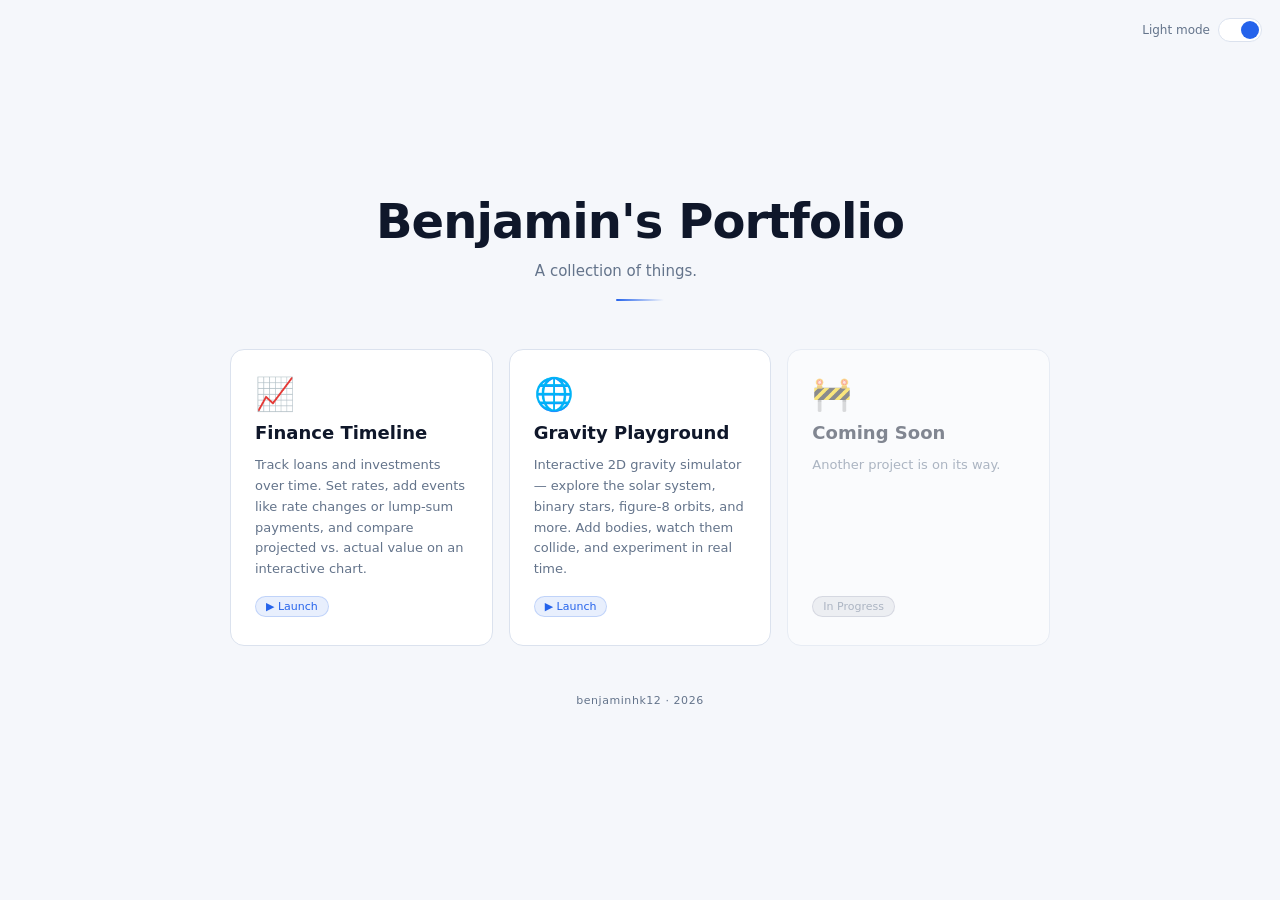
<file: index.html>
<!DOCTYPE html>
<html lang="en">
<head>
<meta charset="UTF-8">
<meta name="viewport" content="width=device-width, initial-scale=1.0">
<title>Portfolio</title>
<link rel="stylesheet" href="assets/common.css">
<link rel="stylesheet" href="assets/index.css">
</head>
<body>
<label class="theme-toggle" title="Switch between dark and light mode">
  <span>Light mode</span>
  <input type="checkbox" id="theme-toggle">
  <span class="theme-switch" aria-hidden="true"></span>
</label>

<div class="container">
  <header>
    <h1>Benjamin's Portfolio</h1>
    <p>A collection of things.</p>
    <div class="accent-line"></div>
  </header>

  <div class="grid">
    <a class="card" href="finance.html">
      <div class="card-icon">&#128200;</div>
      <div class="card-title">Finance Timeline</div>
      <div class="card-desc">
        Track loans and investments over time. Set rates, add events like rate changes
        or lump-sum payments, and compare projected vs. actual value on an interactive chart.
      </div>
      <span class="card-tag">&#9654; Launch</span>
    </a>

    <a class="card" href="simulator.html">
      <div class="card-icon">&#127760;</div>
      <div class="card-title">Gravity Playground</div>
      <div class="card-desc">
        Interactive 2D gravity simulator — explore the solar system, binary stars,
        figure-8 orbits, and more. Add bodies, watch them collide, and experiment in real time.
      </div>
      <span class="card-tag">&#9654; Launch</span>
    </a>

    <div class="card soon">
      <div class="card-icon">&#128679;</div>
      <div class="card-title">Coming Soon</div>
      <div class="card-desc">Another project is on its way.</div>
      <span class="card-tag soon-tag">In Progress</span>
    </div>
  </div>

  <footer>benjaminhk12 &middot; 2026</footer>
</div>

<script src="assets/theme.js"></script>
<script src="assets/index.js"></script>
</body>
</html>
</file>
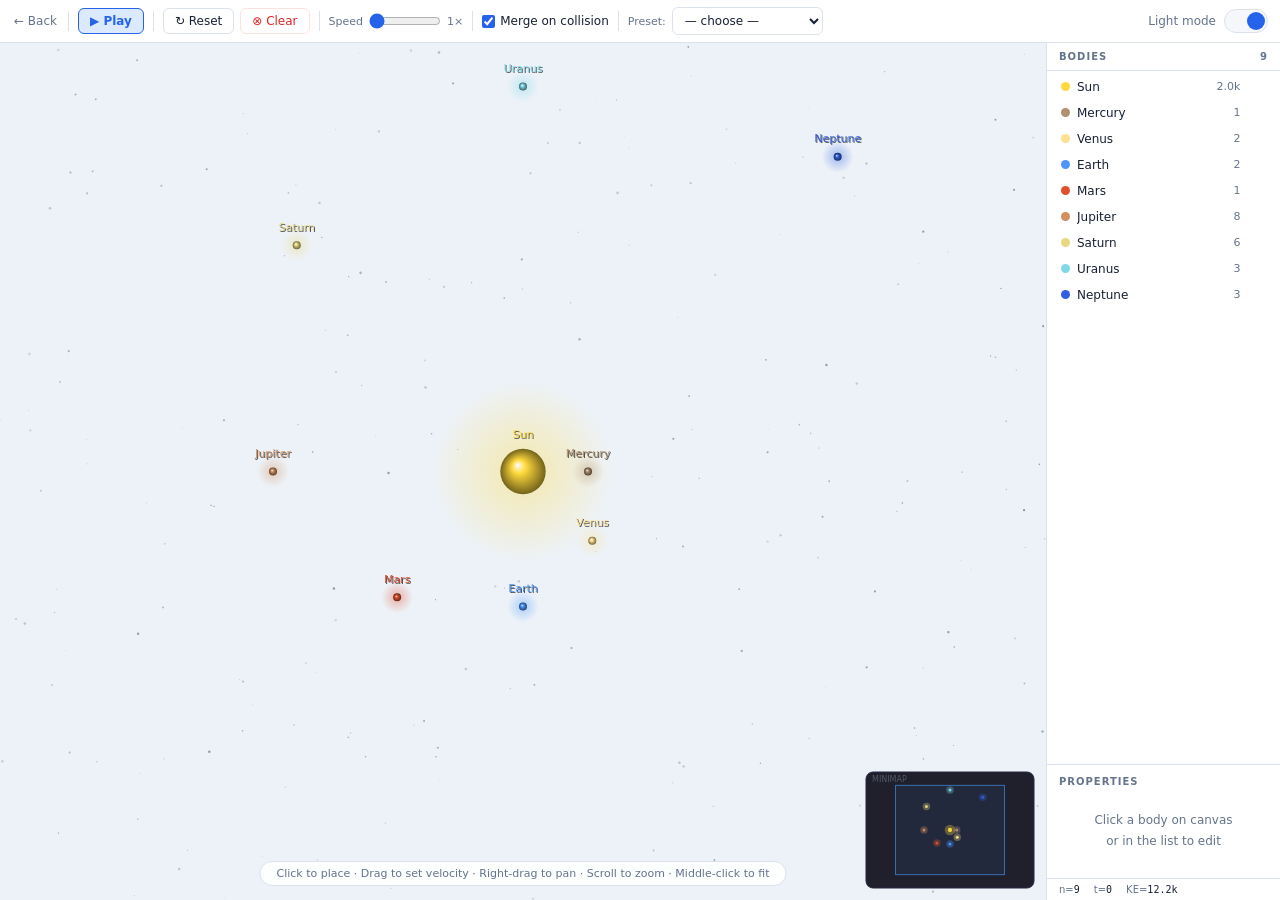
<file: simulator.html>
<!DOCTYPE html>
<html lang="en">
<head>
<meta charset="UTF-8">
<meta name="viewport" content="width=device-width, initial-scale=1.0">
<title>Gravity Playground</title>
<link rel="stylesheet" href="assets/common.css">
<link rel="stylesheet" href="assets/simulator.css">
</head>
<body>

<div id="toolbar">
  <a class="home-link" href="index.html">&#8592; Back</a>
  <div class="sep"></div>
  <button id="btn-play" class="primary">&#9654; Play</button>
  <div class="sep"></div>
  <button id="btn-reset" title="Stop and clear trails">&#8635; Reset</button>
  <button class="danger" id="btn-clear" title="Remove all bodies">&#8855; Clear</button>
  <div class="sep"></div>
  <span class="tlbl">Speed</span>
  <input type="range" id="speed-sl" min="1" max="10" value="1">
  <span class="tlbl" id="speed-lbl">1&times;</span>
  <div class="sep"></div>
  <label class="cb">
    <input type="checkbox" id="merge-cb" checked style="accent-color:var(--accent)">
    Merge on collision
  </label>
  <div class="sep"></div>
  <span class="tlbl">Preset:</span>
  <select id="preset-select">
    <option value="">&#8212; choose &#8212;</option>
    <option value="binary">Binary Stars</option>
    <option value="threebody">Equilateral 3-Body</option>
    <option value="figure8">Figure-8 Orbit</option>
    <option value="solar">Solar System</option>
    <option value="chaos">Chaos (8 Bodies)</option>
    <option value="earthmoon">Sun, Earth &amp; Moon</option>
  </select>
  <label class="theme-toggle" title="Switch between dark and light mode">
    <span>Light mode</span>
    <input type="checkbox" id="theme-toggle">
    <span class="theme-switch" aria-hidden="true"></span>
  </label>
</div>

<div id="main">
  <div id="canvas-wrap">
    <canvas id="canvas"></canvas>
    <div id="hint">Click to place &middot; Drag to set velocity &middot; Right-drag to pan &middot; Scroll to zoom &middot; Middle-click to fit</div>
  </div>

  <div id="sidebar">
    <div class="sec-head">Bodies <span id="body-count">0</span></div>
    <div id="body-list"></div>

    <div id="editor">
      <div class="etitle">Properties</div>
      <div id="econtent"><div class="no-sel">Click a body to edit</div></div>
    </div>

    <div id="stats">
      <div class="stat">n=<b id="s-n">0</b></div>
      <div class="stat">t=<b id="s-t">0</b></div>
      <div class="stat">KE=<b id="s-ke">0</b></div>
    </div>
  </div>
</div>

<script src="assets/theme.js"></script>
<script src="assets/ui.js"></script>
<script src="assets/simulator.js"></script>
</body>
</html>
</file>
<file: assets/common.css>
* { box-sizing: border-box; margin: 0; padding: 0; }

/* Smooth theme transitions */
body, body * {
  transition: background-color .25s ease, color .25s ease, border-color .25s ease;
}
/* Don't transition things that need to be instant */
canvas, .pui-toast, .pui-dialog-overlay, .pui-dialog,
input[type="range"]::-webkit-slider-thumb,
input[type="range"]::-moz-range-thumb {
  transition: none;
}

.theme-toggle {
  display: inline-flex; align-items: center; gap: 8px;
  color: var(--dim); font-size: 12px; cursor: pointer; user-select: none;
}
.theme-toggle input { position: absolute; opacity: 0; pointer-events: none; }
.theme-switch {
  width: 44px; height: 24px; padding: 2px; border-radius: 999px;
  background: var(--panel); border: 1px solid var(--border);
  transition: border-color .12s, background .12s;
}
.theme-switch::after {
  content: ''; display: block; width: 18px; height: 18px; border-radius: 50%;
  background: var(--accent); transform: translateX(0);
  transition: transform .18s;
}
#theme-toggle:checked + .theme-switch::after { transform: translateX(20px); }
.theme-toggle:hover { color: var(--accent); }

.home-link { color: var(--dim); text-decoration: none; font-size: 12px; padding: 5px 2px; }
.home-link:hover { color: var(--accent); }

/* ── Toasts ───────────────────────────────────────────────── */
.pui-toast-host {
  position: fixed; top: 16px; right: 16px; z-index: 9999;
  display: flex; flex-direction: column; gap: 8px;
  pointer-events: none;
}
.pui-toast {
  pointer-events: auto;
  background: var(--panel, #1e1e2e);
  color: var(--text, #e0e0e0);
  border: 1px solid var(--border, #333);
  border-left: 3px solid var(--accent, #4a9eff);
  padding: 10px 14px; border-radius: 6px;
  font-size: 13px; min-width: 200px; max-width: 360px;
  box-shadow: 0 4px 16px rgba(0,0,0,0.3);
  opacity: 0; transform: translateX(20px);
  transition: opacity .2s ease, transform .2s ease;
  cursor: pointer;
}
.pui-toast-in { opacity: 1; transform: translateX(0); }
.pui-toast-success { border-left-color: #4aff9e; }
.pui-toast-error   { border-left-color: #ff6b6b; }
.pui-toast-warn    { border-left-color: #ffcc4a; }

/* ── Confirm dialog ───────────────────────────────────────── */
.pui-dialog-overlay {
  position: fixed; inset: 0; z-index: 10000;
  background: rgba(0,0,0,0.55);
  display: flex; align-items: center; justify-content: center;
  opacity: 0; transition: opacity .15s ease;
  padding: 20px;
}
.pui-dialog-in { opacity: 1; }
.pui-dialog {
  background: var(--panel, #1e1e2e);
  color: var(--text, #e0e0e0);
  border: 1px solid var(--border, #333);
  border-radius: 8px;
  padding: 22px 22px 18px;
  min-width: 280px; max-width: 440px;
  box-shadow: 0 12px 40px rgba(0,0,0,0.4);
}
.pui-dialog-msg { margin: 0 0 18px; font-size: 14px; line-height: 1.5; }
.pui-dialog-actions { display: flex; gap: 8px; justify-content: flex-end; }
.pui-dialog-actions button {
  padding: 8px 16px; border-radius: 5px; cursor: pointer;
  font-size: 13px; border: 1px solid var(--border, #333);
  background: transparent; color: var(--text, #e0e0e0);
}
.pui-dialog-actions button:hover { border-color: var(--accent, #4a9eff); }
.pui-dialog-ok {
  background: var(--accent, #4a9eff) !important;
  color: #fff !important; border-color: transparent !important;
}
.pui-dialog-ok.pui-danger { background: #ff6b6b !important; }
.pui-dialog-actions button:focus { outline: 2px solid var(--accent, #4a9eff); outline-offset: 1px; }
</file>
<file: assets/index.css>
:root {
    --bg:     #f5f7fb;
    --panel:  #ffffff;
    --border: #dbe2ee;
    --accent: #2563eb;
    --text:   #172033;
    --dim:    #64748b;
    --title:  #0f172a;
    --shadow: rgba(15, 23, 42, 0.08);
  }
  body[data-theme="dark"] {
    --bg:     #111827;
    --panel:  #182235;
    --border: #2d3a50;
    --accent: #60a5fa;
    --text:   #cbd5e1;
    --dim:    #94a3b8;
    --title:  #f8fafc;
    --shadow: rgba(0, 0, 0, 0.22);
  }
  body {
    background: var(--bg);
    color: var(--text);
    font-family: 'Segoe UI', system-ui, sans-serif;
    min-height: 100vh;
    display: flex;
    flex-direction: column;
    align-items: center;
    justify-content: center;
    overflow-x: hidden;
  }
  .container {
    display: flex; flex-direction: column; align-items: center;
    gap: 48px; padding: 40px 20px; width: 100%; max-width: 860px;
  }
  header { text-align: center; }
  header h1 {
    font-size: clamp(28px, 5vw, 48px); font-weight: 700;
    letter-spacing: -0.02em; color: var(--title); margin-bottom: 10px;
  }
  header p { font-size: 15px; color: var(--dim); max-width: 480px; line-height: 1.6; }
  .accent-line {
    width: 48px; height: 2px;
    background: linear-gradient(90deg, var(--accent), transparent);
    border-radius: 2px; margin: 16px auto 0;
  }
  .grid {
    display: grid;
    grid-template-columns: repeat(auto-fill, minmax(260px, 1fr));
    gap: 16px; width: 100%;
  }
  .card {
    background: var(--panel); border: 1px solid var(--border);
    border-radius: 14px; padding: 28px 24px;
    cursor: pointer; text-decoration: none; color: inherit;
    display: flex; flex-direction: column; gap: 12px;
    transition: border-color .18s, transform .18s, box-shadow .18s;
    position: relative; overflow: hidden;
  }
  .card::before {
    content: ''; position: absolute; inset: 0;
     background: radial-gradient(ellipse at top left, rgba(37,99,235,0.08), transparent 70%);
    opacity: 0; transition: opacity .18s;
  }
  .card:hover { border-color: var(--accent); transform: translateY(-3px); box-shadow: 0 8px 32px var(--shadow); }
  .card:hover::before { opacity: 1; }
  .card-icon  { font-size: 32px; line-height: 1; }
  .card-title { font-size: 18px; font-weight: 600; color: var(--title); }
  .card-desc  { font-size: 13px; color: var(--dim); line-height: 1.6; flex: 1; }
  .card-tag {
    display: inline-flex; align-items: center; gap: 5px;
    font-size: 11px; color: var(--accent);
    background: rgba(37,99,235,0.1); border: 1px solid rgba(37,99,235,0.2);
    border-radius: 20px; padding: 3px 10px; align-self: flex-start; margin-top: 4px;
  }
  .card.soon { opacity: 0.5; cursor: default; pointer-events: none; }
  .card.soon:hover { transform: none; box-shadow: none; border-color: var(--border); }
  .card-tag.soon-tag { color: var(--dim); background: rgba(80,88,122,0.15); border-color: rgba(80,88,122,0.3); }
  footer { font-size: 11px; color: var(--dim); letter-spacing: 0.05em; }

.theme-toggle { position: fixed; top: 18px; right: 18px; }
</file>
<file: assets/simulator.css>
:root {
    --bg:     #06060f;
    --panel:  #0c0c1a;
    --border: #1c1e38;
    --accent: #4a9eff;
    --text:   #c0cce0;
    --dim:    #50587a;
    --danger: #ff4a6a;
    --button: #10102a;
    --button-hover: #1a1a40;
    --button-primary: #0e2856;
    --button-primary-hover: #162e70;
    --button-danger: #3a1020;
    --field: #08081a;
    --hint-bg: rgba(6,6,15,.88);
    --row-hover: rgba(255,255,255,.05);
    --selected: rgba(74,158,255,.12);
    --focus-ring: rgba(74,158,255,.15);
    --sim-canvas-bg: #06060f;
    --sim-star: #ffffff;
  }
  body[data-theme="light"] {
    --bg:     #f5f7fb;
    --panel:  #ffffff;
    --border: #dbe2ee;
    --accent: #2563eb;
    --text:   #172033;
    --dim:    #64748b;
    --danger: #dc2626;
    --button: #ffffff;
    --button-hover: #eef4ff;
    --button-primary: #dbeafe;
    --button-primary-hover: #bfdbfe;
    --button-danger: #fee2e2;
    --field: #ffffff;
    --hint-bg: rgba(255,255,255,.9);
    --row-hover: rgba(15,23,42,.05);
    --selected: rgba(37,99,235,.12);
    --focus-ring: rgba(37,99,235,.16);
    --sim-canvas-bg: #edf2f8;
    --sim-star: #64748b;
  }
  body {
    background: var(--bg);
    color: var(--text);
    font-family: 'Segoe UI', system-ui, sans-serif;
    font-size: 13px;
    display: flex;
    flex-direction: column;
    height: 100vh;
    overflow: hidden;
    user-select: none;
  }

  /* ── Toolbar ── */
  #toolbar {
    background: var(--panel);
    border-bottom: 1px solid var(--border);
    padding: 7px 12px;
    display: flex;
    align-items: center;
    gap: 6px;
    flex-shrink: 0;
    flex-wrap: wrap;
  }
  .sep { width: 1px; height: 20px; background: var(--border); margin: 0 3px; flex-shrink: 0; }
  .tlbl { font-size: 11px; color: var(--dim); white-space: nowrap; }
  button {
    display: inline-flex; align-items: center; gap: 5px;
    background: var(--button); color: var(--text);
    border: 1px solid var(--border);
    border-radius: 6px; padding: 5px 11px;
    font-size: 12px; cursor: pointer;
    transition: all .12s; white-space: nowrap;
    font-family: inherit;
  }
  button:hover { background: var(--button-hover); border-color: var(--accent); color: var(--accent); }
  button.primary { background: var(--button-primary); border-color: var(--accent); color: var(--accent); font-weight: 600; }
  button.primary:hover { background: var(--button-primary-hover); }
  button.danger  { border-color: var(--button-danger); color: var(--danger); }
  button.danger:hover { background: var(--button-danger); border-color: var(--danger); color: var(--danger); }
  input[type="range"] { accent-color: var(--accent); width: 72px; cursor: pointer; }
  select {
    background: var(--button); color: var(--text);
    border: 1px solid var(--border);
    border-radius: 6px; padding: 5px 8px;
    font-size: 12px; cursor: pointer; font-family: inherit;
  }
  select:hover { border-color: var(--accent); }
  label.cb { display: flex; align-items: center; gap: 5px; cursor: pointer; font-size: 12px; }

  .theme-toggle { margin-left: auto; }
#toolbar .theme-switch { background: var(--bg); }

/* ── Layout ── */
  #main { display: flex; flex: 1; overflow: hidden; }
  #canvas-wrap { flex: 1; position: relative; overflow: hidden; }
  canvas { display: block; width: 100%; height: 100%; cursor: crosshair; }
  canvas.grab    { cursor: grab; }
  canvas.grabbing{ cursor: grabbing; }

  #hint {
    position: absolute; bottom: 14px; left: 50%; transform: translateX(-50%);
    background: var(--hint-bg); border: 1px solid var(--border);
    border-radius: 20px; padding: 5px 16px; font-size: 11px; color: var(--dim);
    pointer-events: none; white-space: nowrap; transition: opacity .3s;
  }

  /* ── Sidebar ── */
  #sidebar {
    width: 234px; min-width: 234px;
    background: var(--panel); border-left: 1px solid var(--border);
    display: flex; flex-direction: column; overflow: hidden;
  }
  .sec-head {
    padding: 8px 12px; font-size: 10px;
    text-transform: uppercase; letter-spacing: .1em;
    color: var(--dim); font-weight: 700;
    border-bottom: 1px solid var(--border);
    display: flex; align-items: center; justify-content: space-between;
    flex-shrink: 0;
  }
  #body-list { flex: 1; overflow-y: auto; padding: 2px 0; min-height: 60px; }
  #body-list::-webkit-scrollbar { width: 3px; }
  #body-list::-webkit-scrollbar-thumb { background: var(--border); border-radius: 2px; }

  .brow {
    display: flex; align-items: center; gap: 7px;
    padding: 5px 10px; cursor: pointer;
    transition: background .1s; border-radius: 4px; margin: 1px 4px;
  }
  .brow:hover { background: var(--row-hover); }
  .brow.sel   { background: var(--selected); }
  .bdot  { width: 9px; height: 9px; border-radius: 50%; flex-shrink: 0; }
  .bname { flex: 1; font-size: 12px; overflow: hidden; text-overflow: ellipsis; white-space: nowrap; }
  .bmass { font-size: 11px; color: var(--dim); flex-shrink: 0; }
  .bdel  {
    background: none; border: none; color: var(--dim);
    cursor: pointer; padding: 0 3px; font-size: 15px; line-height: 1;
    opacity: 0; transition: opacity .1s; border-radius: 3px;
  }
  .brow:hover .bdel { opacity: .6; }
  .bdel:hover { opacity: 1 !important; color: var(--danger) !important; background: rgba(255,74,106,.15) !important; }

  /* ── Editor ── */
  #editor { border-top: 1px solid var(--border); padding: 11px 12px; flex-shrink: 0; }
  .etitle { font-size: 10px; text-transform: uppercase; letter-spacing: .1em; color: var(--dim); font-weight: 700; margin-bottom: 9px; }
  .field  { display: flex; align-items: center; gap: 6px; margin-bottom: 6px; }
  .flbl   { width: 44px; font-size: 11px; color: var(--dim); flex-shrink: 0; }
  .field input[type="number"] {
    flex: 1; background: var(--field); border: 1px solid var(--border);
    border-radius: 4px; color: var(--text); padding: 4px 7px;
    font-size: 12px; font-family: 'Consolas', monospace; min-width: 0;
  }
  .field input[type="number"]:focus { outline: none; border-color: var(--accent); box-shadow: 0 0 0 2px var(--focus-ring); }
  .field input[type="color"] {
    width: 34px; height: 24px; border: 1px solid var(--border);
    border-radius: 4px; background: none; cursor: pointer; padding: 2px;
  }
  .no-sel { color: var(--dim); font-size: 12px; text-align: center; padding: 14px 0; line-height: 1.8; }
  #del-body { width: 100%; justify-content: center; margin-top: 8px; }

  /* ── Stats bar ── */
  #stats {
    border-top: 1px solid var(--border);
    padding: 5px 12px; display: flex; gap: 14px; flex-wrap: wrap; flex-shrink: 0;
  }
  .stat { font-size: 10px; color: var(--dim); }
  .stat b { color: var(--text); font-family: monospace; font-weight: normal; }
</file>
